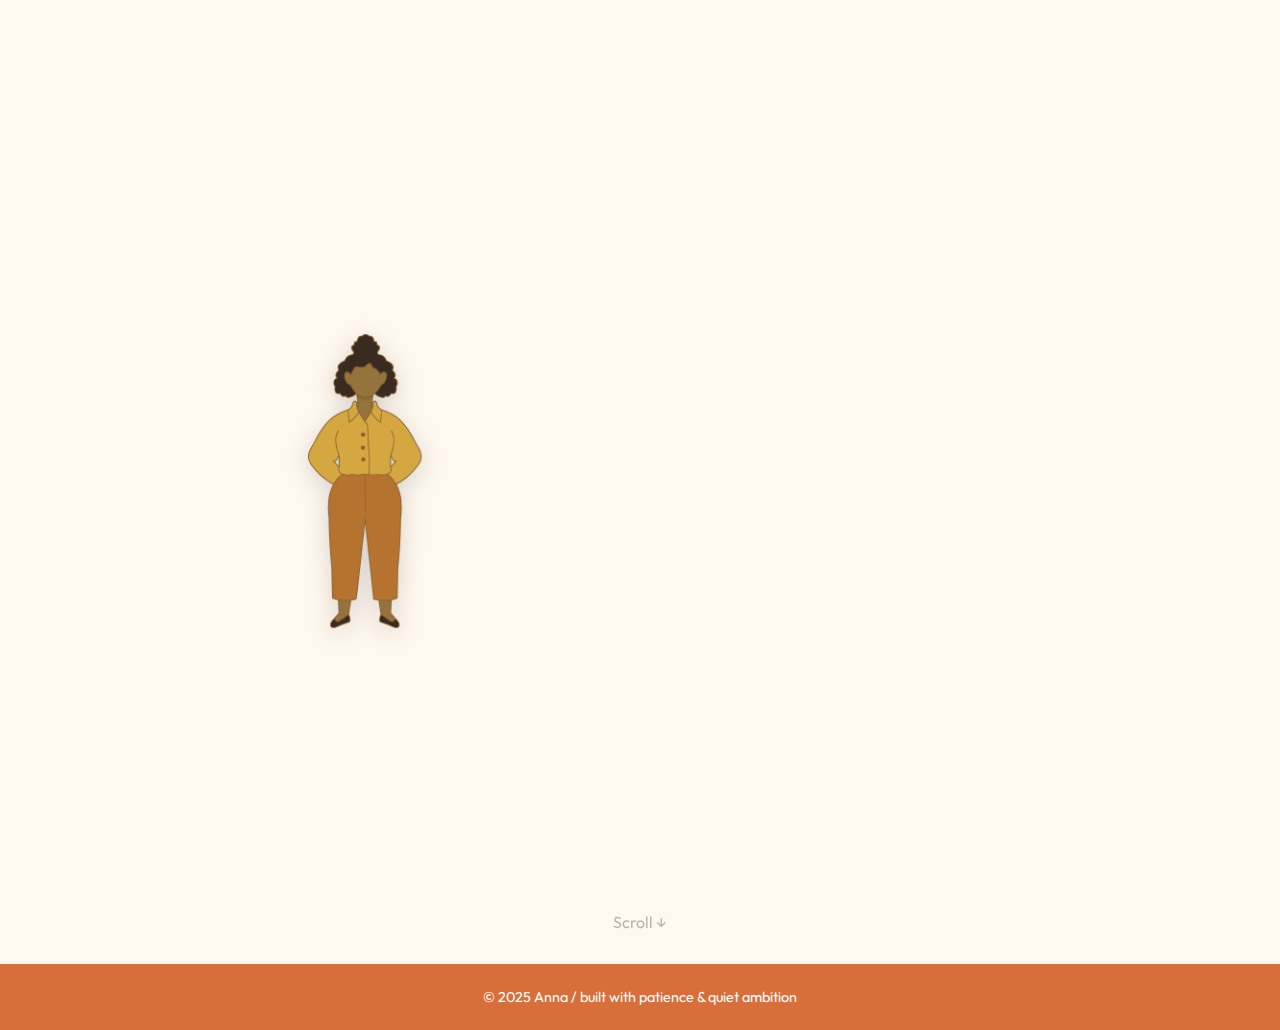
<file: index.html>
<!DOCTYPE html>
<html lang="en">
<head>
  <meta charset="UTF-8" />
  <meta name="viewport" content="width=device-width, initial-scale=1.0"/>
  <title>Anna's Portfolio</title>
  <link href="https://fonts.googleapis.com/css2?family=Outfit:wght@300;600&display=swap" rel="stylesheet">
  <link rel="stylesheet" href="style.css">
  <script defer src="script.js"></script>
</head>
<body>
  <header class="hero">
    <div class="hero-content">
      <img src="assets/images/myavatar.png" alt="Illustration of Anna" class="avatar">
      <div class="text-block">
        <h1 class="fade-in">Hi, I’m Anna</h1>
        <p class="fade-in delay">I use technology to support care and access in both physical and mental health spaces, and I use art to help it resonate.</p>
        <nav class="fade-in delay-more">
          <a href="about.html">About</a>
          <a href="projects.html">Projects</a>
          <a href="art.html">Art</a>
          <a href="resume.html">Resume</a>
        </nav>
      </div>
    </div>
    <div class="scroll-cue">Scroll ↓</div>
  </header>
  <footer>
    © 2025 Anna / built with patience & quiet ambition
  </footer>
</body>
</html>
</file>
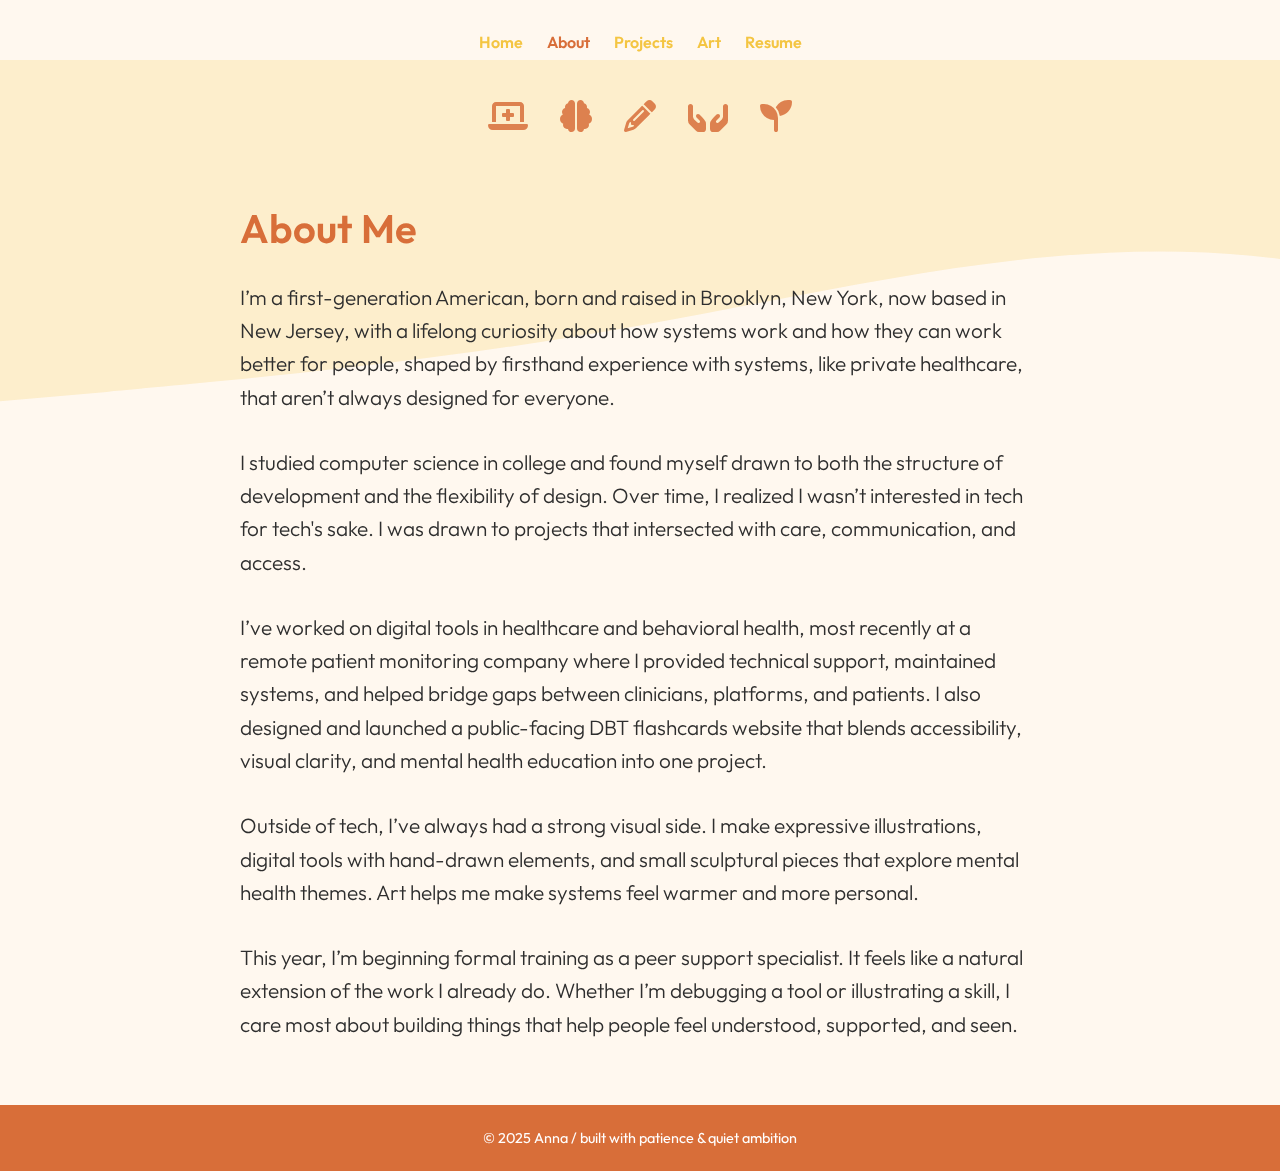
<file: about.html>
<!DOCTYPE html>
<html lang="en">
<head>
  <meta charset="UTF-8" />
  <meta name="viewport" content="width=device-width, initial-scale=1.0"/>
  <title>About – Anna</title>
  <link href="https://fonts.googleapis.com/css2?family=Outfit:wght@300;600&display=swap" rel="stylesheet">
  <link rel="stylesheet" href="https://cdnjs.cloudflare.com/ajax/libs/font-awesome/6.4.0/css/all.min.css">
  <link rel="stylesheet" href="style.css">
  <script defer src="script.js"></script>
</head>
<body>


<div class="svg-bg-wrapper">
  <svg class="svg-bg" viewBox="0 0 1440 320" preserveAspectRatio="none">
    <path fill="#f4c542" d="M0,192L60,186.7C120,181,240,171,360,149.3C480,128,600,96,720,112C840,128,960,192,1080,197.3C1200,203,1320,149,1380,122.7L1440,96L1440,0L1380,0C1320,0,1200,0,1080,0C960,0,840,0,720,0C600,0,480,0,360,0C240,0,120,0,60,0L0,0Z"></path>
  </svg>
</div>



  <header class="page-header">
    <nav>
      <a href="index.html">Home</a>
      <a href="about.html" class="active">About</a>
      <a href="projects.html">Projects</a>
      <a href="art.html">Art</a>
      <a href="resume.html">Resume</a>
    </nav>
  </header>

<div class="icon-row">
  <i class="fas fa-laptop-medical icon-float"></i>
  <i class="fas fa-brain icon-float"></i>
  <i class="fas fa-pencil icon-float"></i>
  <i class="fas fa-hands-holding icon-float"></i>
  <i class="fas fa-seedling icon-float"></i>
</div>


  <main class="about">
    <section class="bio">
      <h1>About Me</h1>
      <p>I’m a first-generation American, born and raised in Brooklyn, New York, now based in New Jersey, with a lifelong curiosity about how systems work and how they can work better for people, shaped by firsthand experience with systems, like private healthcare, that aren’t always designed for everyone.</p>
      <p>I studied computer science in college and found myself drawn to both the structure of development and the flexibility of design. Over time, I realized I wasn’t interested in tech for tech's sake. I was drawn to projects that intersected with care, communication, and access.</p>
      <p>I’ve worked on digital tools in healthcare and behavioral health, most recently at a remote patient monitoring company where I provided technical support, maintained systems, and helped bridge gaps between clinicians, platforms, and patients. I also designed and launched a public-facing DBT flashcards website that blends accessibility, visual clarity, and mental health education into one project.</p>
      <p>Outside of tech, I’ve always had a strong visual side. I make expressive illustrations, digital tools with hand-drawn elements, and small sculptural pieces that explore mental health themes. Art helps me make systems feel warmer and more personal.</p>
      <p>This year, I’m beginning formal training as a peer support specialist. It feels like a natural extension of the work I already do. Whether I’m debugging a tool or illustrating a skill, I care most about building things that help people feel understood, supported, and seen.</p>
    </section>
  </main>

  <footer>
    © 2025 Anna / built with patience & quiet ambition
  </footer>
</body>
</html>
</file>
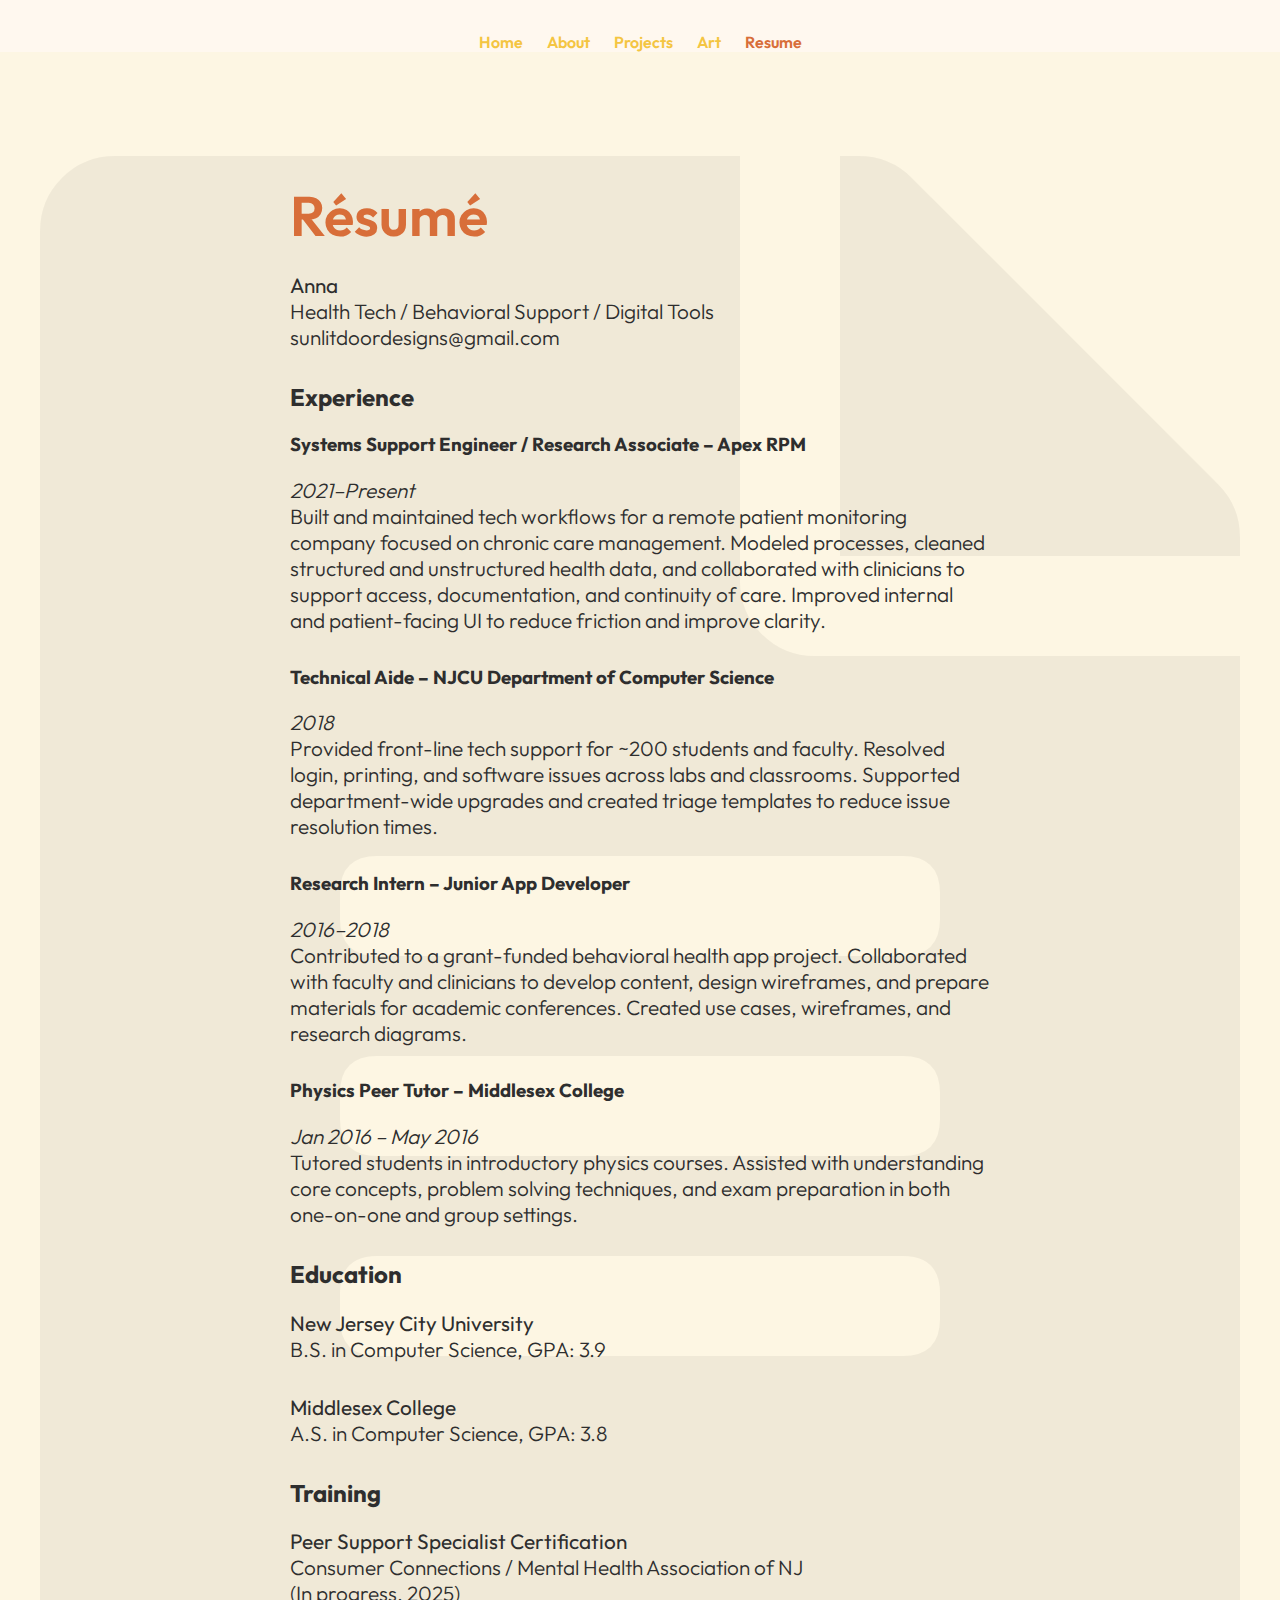
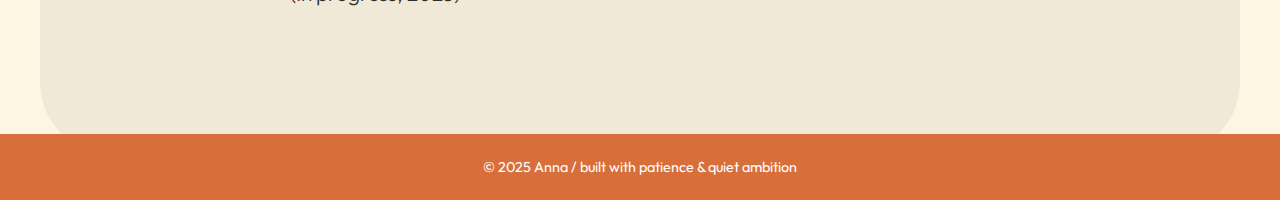
<file: resume.html>
<!DOCTYPE html>
<html lang="en">
<head>
  <meta charset="UTF-8" />
  <meta name="viewport" content="width=device-width, initial-scale=1.0"/>
  <title>Resume – Anna</title>
  <link href="https://fonts.googleapis.com/css2?family=Outfit:wght@300;600&display=swap" rel="stylesheet">
  <link rel="stylesheet" href="https://cdnjs.cloudflare.com/ajax/libs/font-awesome/5.15.4/css/all.min.css">
  <link rel="stylesheet" href="style.css">
  <script defer src="script.js"></script>
</head>
<body>
  <header class="page-header">
    <nav>
      <a href="index.html">Home</a>
      <a href="about.html">About</a>
      <a href="projects.html">Projects</a>
      <a href="art.html">Art</a>
      <a href="resume.html" class="active">Resume</a>
    </nav>
  </header>

  <section class="resume-wrapper">
    <div class="resume-paper">
        <h1>Résumé</h1>
        <p><strong>Anna</strong><br>
        Health Tech / Behavioral Support / Digital Tools<br>
        sunlitdoordesigns@gmail.com</p>

        <h2>Experience</h2>

        <h3>Systems Support Engineer / Research Associate – Apex RPM</h3>
        <p><em>2021–Present</em><br>
        Built and maintained tech workflows for a remote patient monitoring company focused on chronic care management. Modeled processes, cleaned structured and unstructured health data, and collaborated with clinicians to support access, documentation, and continuity of care. Improved internal and patient-facing UI to reduce friction and improve clarity.</p>

        <h3>Technical Aide – NJCU Department of Computer Science</h3>
        <p><em>2018</em><br>
        Provided front-line tech support for ~200 students and faculty. Resolved login, printing, and software issues across labs and classrooms. Supported department-wide upgrades and created triage templates to reduce issue resolution times.</p>

        <h3>Research Intern – Junior App Developer</h3>
        <p><em>2016–2018</em><br>
        Contributed to a grant-funded behavioral health app project. Collaborated with faculty and clinicians to develop content, design wireframes, and prepare materials for academic conferences. Created use cases, wireframes, and research diagrams.</p>

        <h3>Physics Peer Tutor – Middlesex College</h3>
        <p><em>Jan 2016 – May 2016</em><br>
        Tutored students in introductory physics courses. Assisted with understanding core concepts, problem solving techniques, and exam preparation in both one-on-one and group settings.</p>

        <h2>Education</h2>
        <p><strong>New Jersey City University</strong><br>
        B.S. in Computer Science, GPA: 3.9</p>

        <p><strong>Middlesex College</strong><br>
        A.S. in Computer Science, GPA: 3.8</p>

        <h2>Training</h2>
        <p><strong>Peer Support Specialist Certification</strong><br>
        Consumer Connections / Mental Health Association of NJ<br>
        (In progress, 2025)</p>
      </div>
</section>

  <footer>
    © 2025 Anna / built with patience & quiet ambition
  </footer>
</body>
</html>
</file>
<file: style.css>
:root {
  --bg-light: #FFF8EF;
  --accent-yellow: #F4C542;
  --accent-orange: #D86E39;
  --text-dark: #2E2E2E;
  --hover-highlight: #A3D3CA;
  --scroll-cue: #999;
}

body {
  margin: 0;
  padding: 0;
  background-color: var(--bg-light);
  font-family: 'Outfit', sans-serif;
  color: var(--text-dark);
  scroll-behavior: smooth;
  overflow-x: hidden;
}

.hero {
  display: flex;
  align-items: center;
  justify-content: center;
  height: 100vh;
  padding: 2rem;
  position: relative;
}

.hero-content {
  display: flex;
  align-items: center;
  gap: 4rem;
  max-width: 1200px;
  width: 100%;
  flex-wrap: wrap;
  justify-content: center;
}

.avatar {
  width: 240px;
  border-radius: 16px; /* optional: use if you want rounded corners */
  filter: drop-shadow(0 6px 12px rgba(0, 0, 0, 0.15));
  animation: floaty 5s ease-in-out infinite;
}


.text-block {
  max-width: 500px;
  text-align: left;
}

h1 {
  font-size: 3.5rem;
  font-weight: 600;
  margin: 0 0 1rem;
  color: var(--accent-orange);
}

p {
  font-size: 1.3rem;
  font-weight: 300;
  margin-bottom: 2rem;
}

nav {
  display: flex;
  flex-wrap: wrap;
  gap: 1.2rem;
}

nav a {
  text-decoration: none;
  color: var(--accent-yellow);
  font-weight: 600;
  position: relative;
  transition: color 0.3s ease;
}

nav a::after {
  content: '';
  position: absolute;
  left: 0;
  bottom: -2px;
  width: 0;
  height: 2px;
  background-color: var(--hover-highlight);
  transition: width 0.3s ease;
}

nav a:hover {
  color: var(--hover-highlight);
}

nav a:hover::after {
  width: 100%;
}

footer {
  padding: 1.5rem;
  text-align: center;
  background-color: var(--accent-orange);
  color: white;
  font-size: 0.9rem;
}

.scroll-cue {
  position: absolute;
  bottom: 2rem;
  left: 50%;
  transform: translateX(-50%);
  font-size: 1rem;
  color: var(--scroll-cue);
  animation: bounce 2.5s infinite;
  opacity: 0.7;
}

/* Animations */
@keyframes floaty {
  0%, 100% { transform: translateY(0); }
  50% { transform: translateY(-6px); }
}

@keyframes bounce {
  0%, 100% { transform: translate(-50%, 0); }
  50% { transform: translate(-50%, -10px); }
}

.fade-in {
  opacity: 0;
  transform: translateY(20px);
  animation: fadeInUp 1s ease-out forwards;
}

.fade-in.delay {
  animation-delay: 0.3s;
}

.fade-in.delay-more {
  animation-delay: 0.6s;
}

@keyframes fadeInUp {
  to {
    opacity: 1;
    transform: translateY(0);
  }
}

.page-header nav {
  display: flex;
  justify-content: center;
  gap: 1.5rem;
  padding: 2rem 1rem 0;
  flex-wrap: wrap;
}

nav a.active {
  color: var(--accent-orange);
  font-weight: 600;
}

.about {
  max-width: 800px;
  margin: 4rem auto;
  padding: 0 1.5rem;
  line-height: 1.6;
  font-size: 1.1rem;
}

.about h1 {
  font-size: 2.5rem;
  color: var(--accent-orange);
  margin-bottom: 1rem;
}

.icon-row {
  display: flex;
  justify-content: center;
  gap: 2rem;
  margin-top: 3rem;
  opacity: 0.85;
  flex-wrap: wrap;
}

.icon-float {
  font-size: 2rem;
  color: var(--accent-orange);
  animation: float-icon 5s ease-in-out infinite;
  transition: transform 0.3s ease;
}

.icon-float:hover {
  transform: scale(1.2) rotate(4deg);
}

@keyframes float-icon {
  0%, 100% { transform: translateY(0); }
  50% { transform: translateY(-6px); }
}


.svg-bg-wrapper {
  position: fixed;
  top: 0;
  left: 0;
  width: 100%;
  height: 100vh;
  z-index: -999;
  opacity: 0.2; /* adjust to taste */
  pointer-events: none;
  overflow: hidden;
}

.svg-bg {
  width: 200%;
  height: auto;
  animation: waveSlide 20s ease-in-out infinite;
  transform: translateY(60px); /* adjust as needed */
}


@keyframes waveSlide {
  0% { transform: translateX(0); }
  100% { transform: translateX(-50%); }
}



.resume-wrapper {
  position: relative;
  padding: 6rem 2rem;
  background-color: #fdf6e3; /* or whatever your light cream color is */
  overflow: hidden;
}

.resume-wrapper::before {
  content: '\f15c'; /* Font Awesome file icon */
  font-family: "Font Awesome 5 Free";
  font-weight: 900;
  font-size: 100rem;
  color: rgba(0, 0, 0, 0.05);
  position: absolute;
  top: 2rem;
  left: 50%;
  transform: translateX(-50%);
  z-index: 0;
  pointer-events: none;
}

.resume-paper {
  position: relative;
  z-index: 1;
  max-width: 700px;
  margin: 2rem auto;
}


.art-section {
  text-align: center;
  padding: 4rem 1rem;
}

.art-section h1 {
  font-size: 2.5rem;
  color: var(--accent-orange);
  margin-bottom: 0.5rem;
}

.art-section p {
  font-size: 1.2rem;
  margin-bottom: 2rem;
}

.carousel-container {
  position: relative;
  max-width: 700px;
  margin: auto;
  overflow: hidden;
}

.carousel-track {
  display: flex;
  transition: transform 0.4s ease-in-out;
}

.carousel-slide {
  min-width: 100%;
  padding: 1rem;
  display: flex;
  justify-content: center;
  align-items: center;
}

.carousel-slide img {
  width: 80%;
  max-width: 500px;
  border: 10px solid white;
  box-shadow: 0 6px 12px rgba(0, 0, 0, 0.2);
  transform: rotate(-2deg);
  transition: transform 0.3s ease;
  border-radius: 6px;
}

.carousel-slide:nth-child(even) img {
  transform: rotate(2deg);
}

.carousel-slide img:hover {
  transform: scale(1.03) rotate(0deg);
}

.carousel-btn {
  position: absolute;
  top: 50%;
  transform: translateY(-50%);
  background: white;
  border: none;
  font-size: 2rem;
  color: var(--accent-orange);
  cursor: pointer;
  padding: 0.5rem 1rem;
  z-index: 2;
  border-radius: 50%;
  box-shadow: 0 2px 6px rgba(0,0,0,0.15);
}

.carousel-btn.left {
  left: 10px;
}

.carousel-btn.right {
  right: 10px;
}


.projects {
  padding: 4rem 2rem;
  max-width: 1000px;
  margin: 0 auto;
  text-align: center;
}

.projects-intro {
  font-size: 1.2rem;
  margin-bottom: 3rem;
}

.project-grid {
  display: grid;
  gap: 2rem;
  grid-template-columns: repeat(auto-fit, minmax(300px, 1fr));
  justify-content: center;
}

.project-card {
  background: #fff;
  border: 1px solid #eee;
  border-radius: 12px;
  padding: 1.5rem;
  box-shadow: 0 6px 12px rgba(0,0,0,0.05);
  text-align: left;
}

.project-card img {
  width: 100%;
  border-radius: 8px;
  margin-bottom: 1rem;
}

.project-card h2 {
  font-size: 1.4rem;
  margin-bottom: 0.5rem;
  color: var(--accent-orange);
}

.project-card p {
  font-size: 1rem;
  line-height: 1.5;
}
</file>
